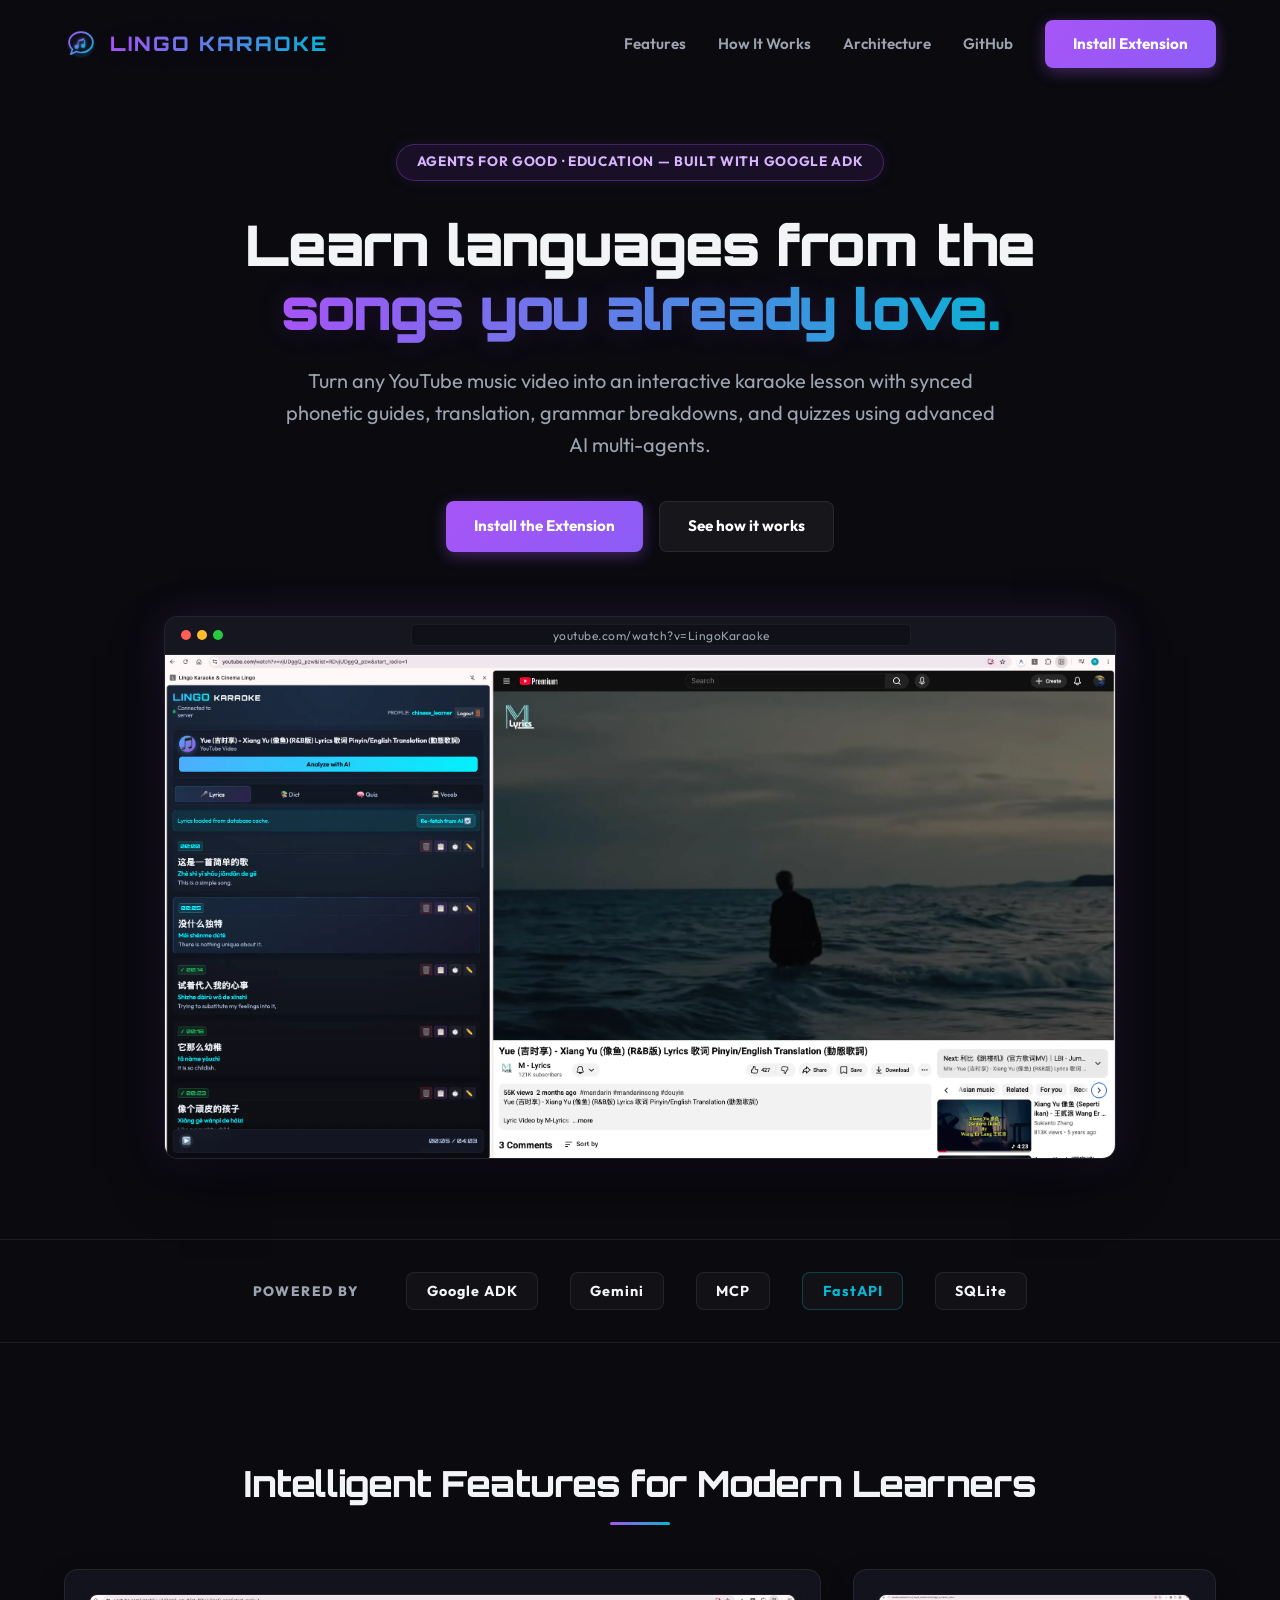
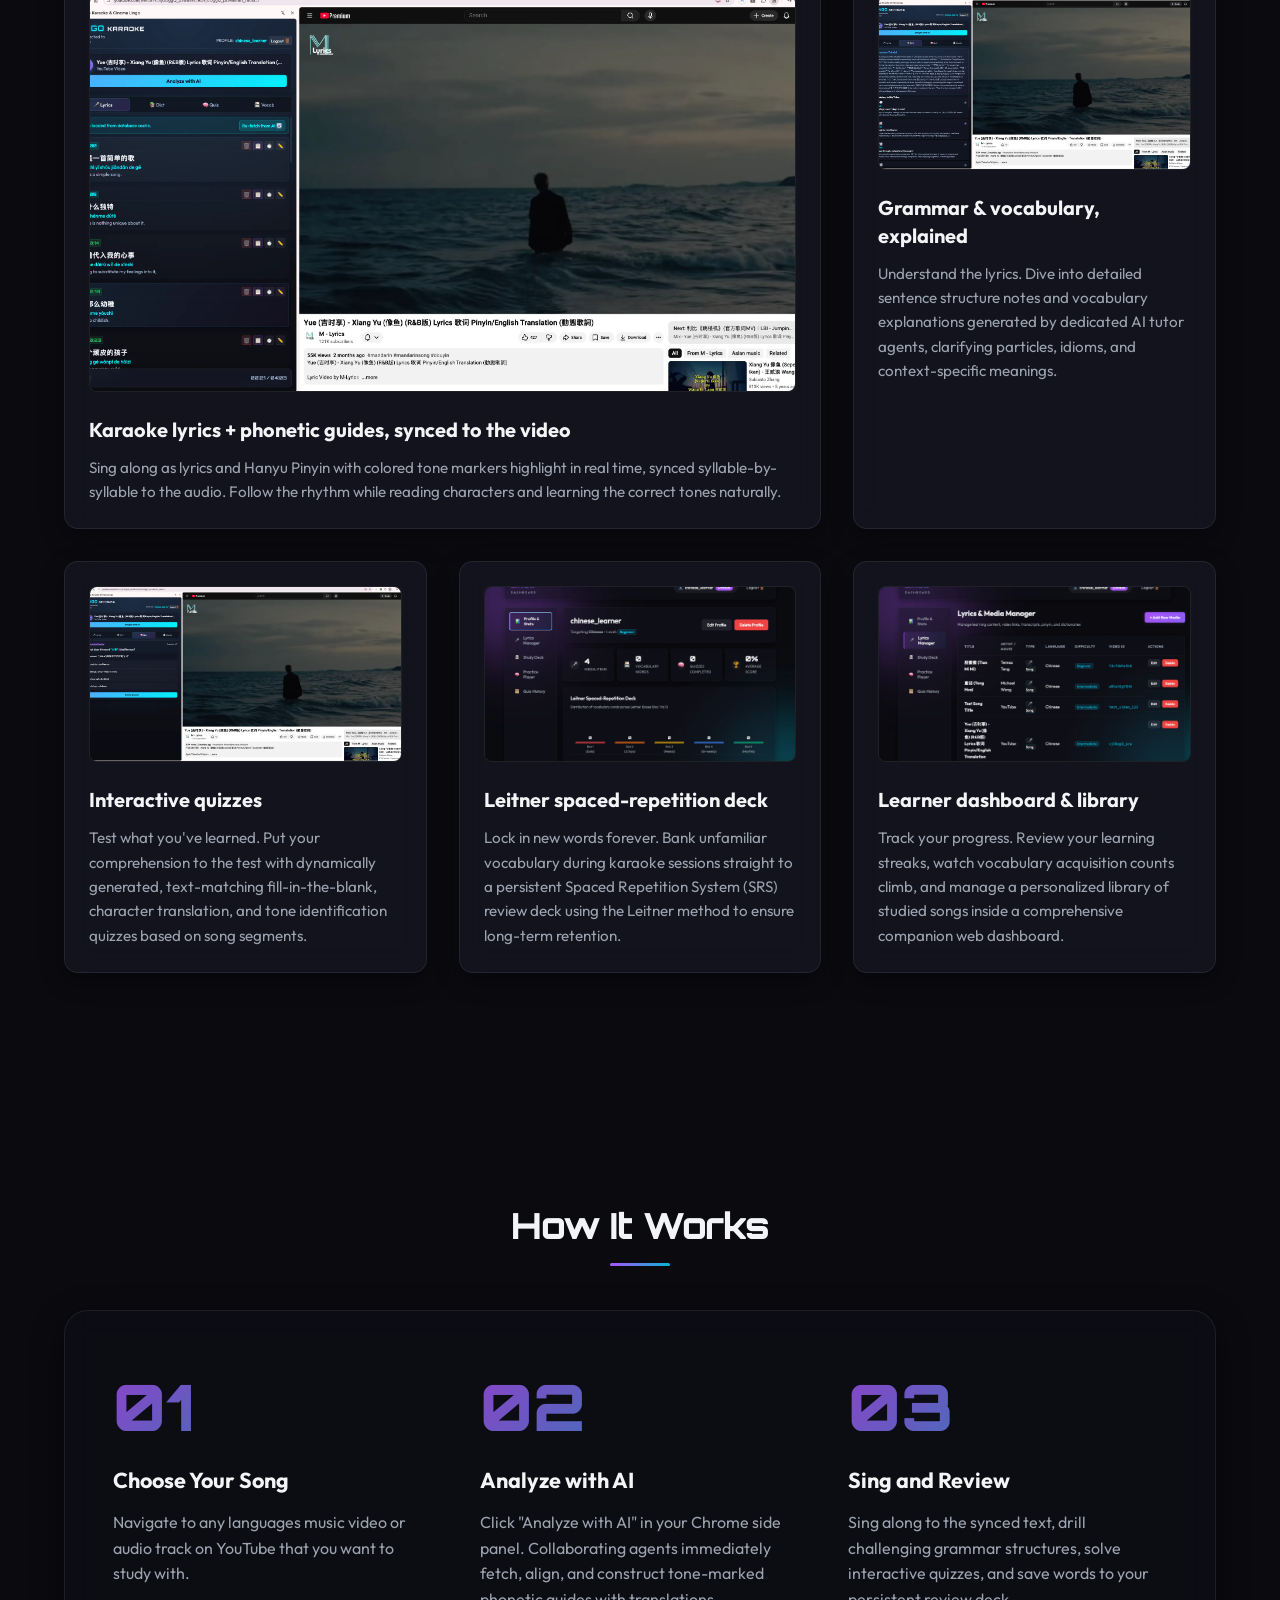
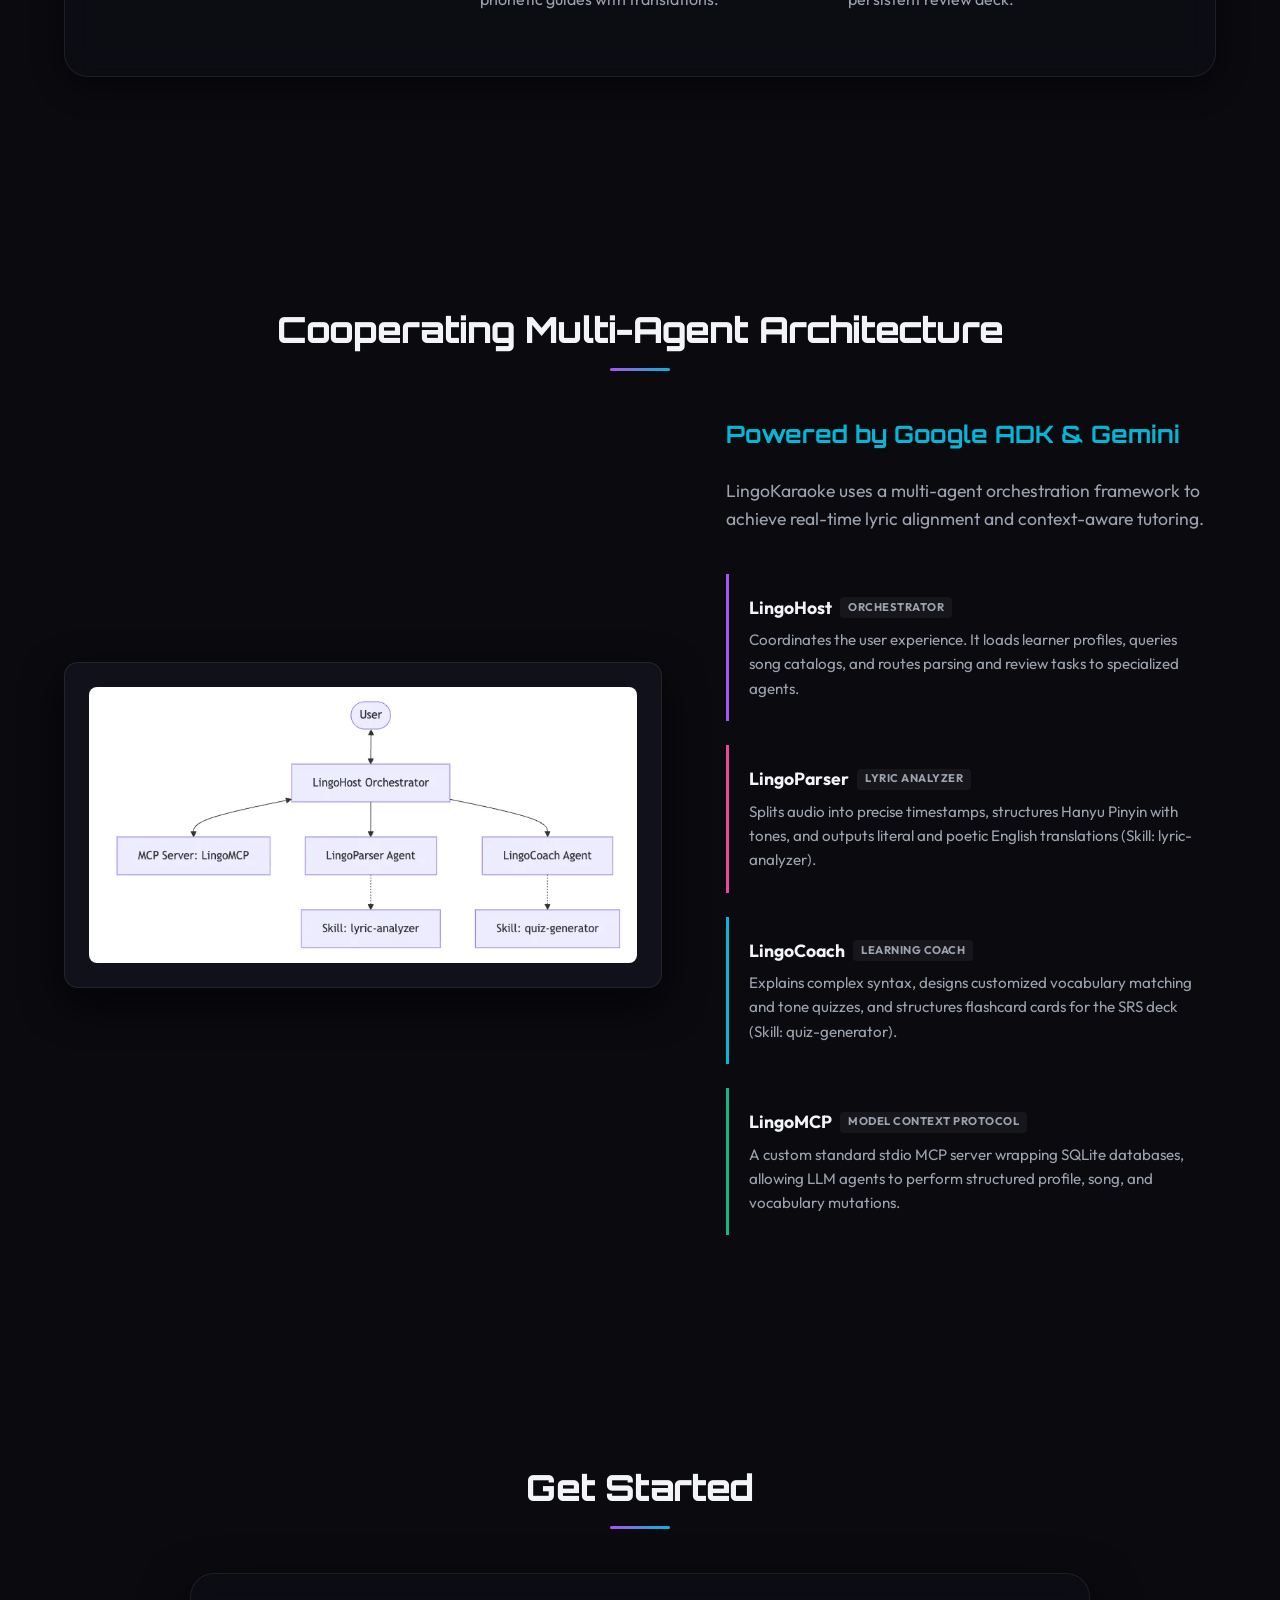
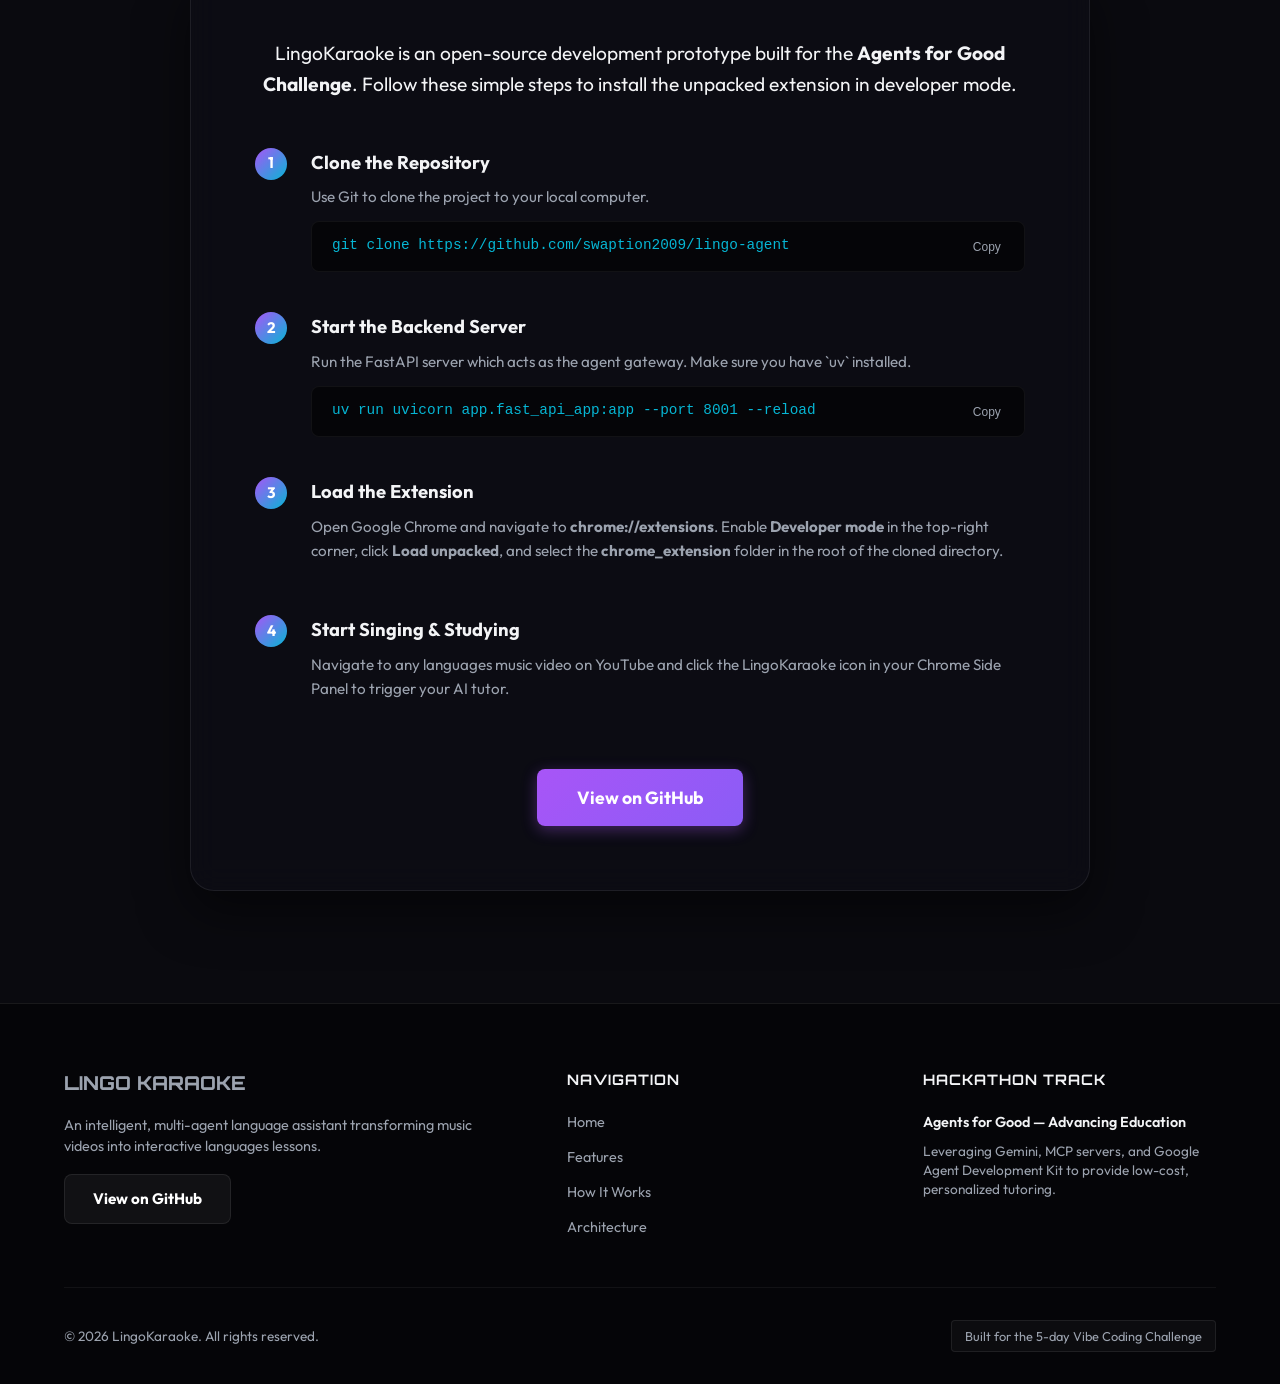
<file: landing/index.html>
<!DOCTYPE html>
<html lang="en">
<head>
  <meta charset="UTF-8">
  <meta name="viewport" content="width=device-width, initial-scale=1.0">
  <title>LingoKaraoke — Learn languages from YouTube Music Videos</title>
  
  <!-- SEO & Social Media Meta Tags -->
  <meta name="description" content="LingoKaraoke is an interactive, multi-agent languages language tutor built with Google ADK and Gemini. Turn any YouTube music video into synced karaoke lessons, grammar breakdowns, and quizzes.">
  <link rel="icon" type="image/svg+xml" href="assets/favicon.svg">
  
  <!-- Open Graph / Facebook -->
  <meta property="og:type" content="website">
  <meta property="og:title" content="LingoKaraoke — AI languages Tutor Chrome Extension">
  <meta property="og:description" content="Turn YouTube music videos into interactive languages karaoke lessons. Sync phonetic guides, get grammar explanations, and build vocabulary with Google ADK & Gemini.">
  <meta property="og:image" content="assets/screenshots/hero-extension.png">
  
  <!-- Twitter -->
  <meta name="twitter:card" content="summary_large_image">
  <meta name="twitter:title" content="LingoKaraoke — AI languages Tutor Chrome Extension">
  <meta name="twitter:description" content="Turn YouTube music videos into interactive languages karaoke lessons. Sync phonetic guides, get grammar explanations, and build vocabulary with Google ADK & Gemini.">
  <meta name="twitter:image" content="assets/screenshots/hero-extension.png">
  
  <!-- Google Fonts Link Connection -->
  <link rel="preconnect" href="https://fonts.googleapis.com">
  <link rel="preconnect" href="https://fonts.gstatic.com" crossorigin>
  <link href="https://fonts.googleapis.com/css2?family=Orbitron:wght@600;800;900&family=Outfit:wght@400;500;600;700;800&display=swap" rel="stylesheet">
  
  <!-- Local Stylesheet -->
  <link rel="stylesheet" href="css/style.css">
  
  <!-- Defer Local Script (No ES module, works on file://) -->
  <script src="js/main.js" defer></script>
</head>
<body>

  <!-- Glowing Neon Backdrop Blobs -->
  <div class="neon-bg-glow glow-top-left" aria-hidden="true"></div>
  <div class="neon-bg-glow glow-bottom-right" aria-hidden="true"></div>

  <!-- Sticky Top Navigation -->
  <header>
    <div class="container nav-container">
      <a href="#" class="nav-logo" aria-label="LingoKaraoke Home">
        <img src="assets/logo.svg" alt="LingoKaraoke Logo" width="34" height="34">
        <span class="logo-wordmark gradient-text">LINGO KARAOKE</span>
      </a>
      
      <button class="nav-toggle" aria-label="Toggle navigation menu" aria-expanded="false">
        <span class="hamburger-icon"></span>
      </button>

      <nav class="nav-menu">
        <ul class="nav-links">
          <li><a href="#features">Features</a></li>
          <li><a href="#how">How It Works</a></li>
          <li><a href="#architecture">Architecture</a></li>
          <li><a href="https://github.com/swaption2009/lingo-agent" target="_blank" rel="noopener">GitHub</a></li>
        </ul>
        <div class="nav-cta">
          <a href="#get-started" class="btn btn-primary">Install Extension</a>
        </div>
      </nav>
    </div>
  </header>

  <main>
    <!-- Hero Section -->
    <section class="hero-section">
      <div class="container hero-content reveal">
        <div class="eyebrow-badge">Agents for Good · Education — built with Google ADK</div>
        <h1>Learn languages from the <br><span class="gradient-text">songs you already love.</span></h1>
        <p>Turn any YouTube music video into an interactive karaoke lesson with synced phonetic guides, translation, grammar breakdowns, and quizzes using advanced AI multi-agents.</p>
        <div class="hero-actions">
          <a href="#get-started" class="btn btn-primary">Install the Extension</a>
          <a href="#how" class="btn btn-secondary">See how it works</a>
        </div>
      </div>
      
      <div class="container hero-visual reveal delay-1">
        <div class="browser-frame">
          <div class="browser-bar" aria-hidden="true">
            <div class="browser-dots">
              <span class="browser-dot red"></span>
              <span class="browser-dot yellow"></span>
              <span class="browser-dot green"></span>
            </div>
            <div class="browser-address">youtube.com/watch?v=LingoKaraoke</div>
          </div>
          <div class="browser-content">
            <picture>
              <source type="image/webp" srcset="assets/screenshots/hero-extension.webp">
              <img src="assets/screenshots/hero-extension.png" alt="LingoKaraoke Chrome Side Panel Extension rendering languages lyrics and synced phonetic guides beside a YouTube music video" width="2551" height="1353" fetchpriority="high" decoding="async">
            </picture>
          </div>
        </div>
      </div>
    </section>

    <!-- Trust Strip -->
    <div class="trust-strip">
      <div class="container trust-container">
        <span class="trust-title">Powered By</span>
        <div class="trust-badges">
          <span class="trust-badge">Google ADK</span>
          <span class="trust-badge">Gemini</span>
          <span class="trust-badge">MCP</span>
          <span class="trust-badge highlight">FastAPI</span>
          <span class="trust-badge">SQLite</span>
        </div>
      </div>
    </div>

    <!-- Features Section -->
    <section id="features">
      <div class="container">
        <h2>Intelligent Features for Modern Learners</h2>
        
        <div class="features-grid">
          <!-- Card 1 (Lyrics - Wide) -->
          <div class="glass-card feature-card wide reveal">
            <div class="feature-img-wrapper">
              <picture>
                <source type="image/webp" srcset="assets/screenshots/feature-lyrics.webp">
                <img src="assets/screenshots/feature-lyrics.png" alt="Karaoke lyrics segment displaying large characters and aligned phonetic guides with colored tone indicators" width="2551" height="1352" loading="lazy" decoding="async">
              </picture>
            </div>
            <h3>Karaoke lyrics + phonetic guides, synced to the video</h3>
            <p>Sing along as lyrics and Hanyu Pinyin with colored tone markers highlight in real time, synced syllable-by-syllable to the audio. Follow the rhythm while reading characters and learning the correct tones naturally.</p>
          </div>

          <!-- Card 2 (Grammar) -->
          <div class="glass-card feature-card reveal delay-1">
            <div class="feature-img-wrapper">
              <picture>
                <source type="image/webp" srcset="assets/screenshots/feature-grammar.webp">
                <img src="assets/screenshots/feature-grammar.png" alt="Grammar breakdown panel showing translations of grammatical particles and sentence structure explanations" width="2548" height="1358" loading="lazy" decoding="async">
              </picture>
            </div>
            <h3>Grammar & vocabulary, explained</h3>
            <p>Understand the lyrics. Dive into detailed sentence structure notes and vocabulary explanations generated by dedicated AI tutor agents, clarifying particles, idioms, and context-specific meanings.</p>
          </div>

          <!-- Card 3 (Quizzes) -->
          <div class="glass-card feature-card reveal">
            <div class="feature-img-wrapper">
              <picture>
                <source type="image/webp" srcset="assets/screenshots/feature-quiz.webp">
                <img src="assets/screenshots/feature-quiz.png" alt="Interactive quiz panel displaying multiple choice vocabulary questions and feedback on answers" width="2548" height="1358" loading="lazy" decoding="async">
              </picture>
            </div>
            <h3>Interactive quizzes</h3>
            <p>Test what you've learned. Put your comprehension to the test with dynamically generated, text-matching fill-in-the-blank, character translation, and tone identification quizzes based on song segments.</p>
          </div>

          <!-- Card 4 (SRS Deck) -->
          <div class="glass-card feature-card reveal delay-1">
            <div class="feature-img-wrapper">
              <picture>
                <source type="image/webp" srcset="assets/screenshots/feature-srs-deck.webp">
                <img src="assets/screenshots/feature-srs-deck.png" alt="Spaced repetition deck displaying vocabulary review cards and Leitner box progression" width="1532" height="1113" loading="lazy" decoding="async">
              </picture>
            </div>
            <h3>Leitner spaced-repetition deck</h3>
            <p>Lock in new words forever. Bank unfamiliar vocabulary during karaoke sessions straight to a persistent Spaced Repetition System (SRS) review deck using the Leitner method to ensure long-term retention.</p>
          </div>

          <!-- Card 5 (Dashboard) -->
          <div class="glass-card feature-card reveal delay-2">
            <div class="feature-img-wrapper">
              <picture>
                <source type="image/webp" srcset="assets/screenshots/feature-dashboard.webp">
                <img src="assets/screenshots/feature-dashboard.png" alt="Web companion dashboard showing weekly streaks, statistics, and saved song library" width="1532" height="1113" loading="lazy" decoding="async">
              </picture>
            </div>
            <h3>Learner dashboard & library</h3>
            <p>Track your progress. Review your learning streaks, watch vocabulary acquisition counts climb, and manage a personalized library of studied songs inside a comprehensive companion web dashboard.</p>
          </div>
        </div>
      </div>
    </section>

    <!-- How It Works Section -->
    <section id="how">
      <div class="container">
        <h2>How It Works</h2>
        
        <div class="how-container glass-panel reveal">
          <div class="how-grid">
            <div class="how-step">
              <span class="step-num">01</span>
              <h3>Choose Your Song</h3>
              <p>Navigate to any languages music video or audio track on YouTube that you want to study with.</p>
            </div>
            
            <div class="how-step">
              <span class="step-num">02</span>
              <h3>Analyze with AI</h3>
              <p>Click "Analyze with AI" in your Chrome side panel. Collaborating agents immediately fetch, align, and construct tone-marked phonetic guides with translations.</p>
            </div>
            
            <div class="how-step">
              <span class="step-num">03</span>
              <h3>Sing and Review</h3>
              <p>Sing along to the synced text, drill challenging grammar structures, solve interactive quizzes, and save words to your persistent review deck.</p>
            </div>
          </div>
        </div>
      </div>
    </section>

    <!-- Multi-Agent Architecture Section -->
    <section id="architecture">
      <div class="container">
        <h2>Cooperating Multi-Agent Architecture</h2>
        
        <div class="arch-grid">
          <div class="arch-visual reveal">
            <picture>
              <source type="image/webp" srcset="assets/screenshots/architecture-diagram.webp">
              <img src="assets/screenshots/architecture-diagram.png" alt="Architecture diagram showing flow from YouTube video to LingoHost orchestrator, routing to LingoParser and LingoCoach, backed by LingoMCP SQLite server" width="782" height="394" loading="lazy" decoding="async">
            </picture>
          </div>
          
          <div class="arch-content reveal delay-1">
            <h3>Powered by Google ADK & Gemini</h3>
            <p class="arch-intro">LingoKaraoke uses a multi-agent orchestration framework to achieve real-time lyric alignment and context-aware tutoring.</p>
            
            <div class="agent-cards">
              <div class="agent-item host">
                <h4>LingoHost <span class="agent-tag">Orchestrator</span></h4>
                <p>Coordinates the user experience. It loads learner profiles, queries song catalogs, and routes parsing and review tasks to specialized agents.</p>
              </div>
              
              <div class="agent-item parser">
                <h4>LingoParser <span class="agent-tag">Lyric Analyzer</span></h4>
                <p>Splits audio into precise timestamps, structures Hanyu Pinyin with tones, and outputs literal and poetic English translations (Skill: lyric-analyzer).</p>
              </div>
              
              <div class="agent-item coach">
                <h4>LingoCoach <span class="agent-tag">Learning Coach</span></h4>
                <p>Explains complex syntax, designs customized vocabulary matching and tone quizzes, and structures flashcard cards for the SRS deck (Skill: quiz-generator).</p>
              </div>

              <div class="agent-item mcp">
                <h4>LingoMCP <span class="agent-tag">Model Context Protocol</span></h4>
                <p>A custom standard stdio MCP server wrapping SQLite databases, allowing LLM agents to perform structured profile, song, and vocabulary mutations.</p>
              </div>
            </div>
          </div>
        </div>
      </div>
    </section>

    <!-- Get Started Section -->
    <section id="get-started">
      <div class="container">
        <h2>Get Started</h2>
        
        <div class="get-started-box glass-panel reveal">
          <p class="get-started-intro">LingoKaraoke is an open-source development prototype built for the <strong>Agents for Good Challenge</strong>. Follow these simple steps to install the unpacked extension in developer mode.</p>
          
          <div class="steps-list">
            <!-- Step 1 -->
            <div class="step-item">
              <div class="step-badge">1</div>
              <div class="step-details">
                <h3>Clone the Repository</h3>
                <p>Use Git to clone the project to your local computer.</p>
                <div class="code-block">
                  <code>git clone https://github.com/swaption2009/lingo-agent</code>
                  <button class="copy-btn" aria-label="Copy clone command">Copy</button>
                </div>
              </div>
            </div>
            
            <!-- Step 2 -->
            <div class="step-item">
              <div class="step-badge">2</div>
              <div class="step-details">
                <h3>Start the Backend Server</h3>
                <p>Run the FastAPI server which acts as the agent gateway. Make sure you have `uv` installed.</p>
                <div class="code-block">
                  <code>uv run uvicorn app.fast_api_app:app --port 8001 --reload</code>
                  <button class="copy-btn" aria-label="Copy run backend server command">Copy</button>
                </div>
              </div>
            </div>
            
            <!-- Step 3 -->
            <div class="step-item">
              <div class="step-badge">3</div>
              <div class="step-details">
                <h3>Load the Extension</h3>
                <p>Open Google Chrome and navigate to <strong>chrome://extensions</strong>. Enable <strong>Developer mode</strong> in the top-right corner, click <strong>Load unpacked</strong>, and select the <strong>chrome_extension</strong> folder in the root of the cloned directory.</p>
              </div>
            </div>
            
            <!-- Step 4 -->
            <div class="step-item">
              <div class="step-badge">4</div>
              <div class="step-details">
                <h3>Start Singing & Studying</h3>
                <p>Navigate to any languages music video on YouTube and click the LingoKaraoke icon in your Chrome Side Panel to trigger your AI tutor.</p>
              </div>
            </div>
          </div>
          
          <div class="get-started-cta">
            <a href="https://github.com/swaption2009/lingo-agent" class="btn btn-primary" target="_blank" rel="noopener">View on GitHub</a>
          </div>
        </div>
      </div>
    </section>
  </main>

  <!-- Footer -->
  <footer>
    <div class="container">
      <div class="footer-grid">
        <div class="footer-brand">
          <h4>LINGO KARAOKE</h4>
          <p>An intelligent, multi-agent language assistant transforming music videos into interactive languages lessons.</p>
          <a href="https://github.com/swaption2009/lingo-agent" target="_blank" rel="noopener" class="btn btn-secondary btn-sm" aria-label="View LingoKaraoke on GitHub">View on GitHub</a>
        </div>
        
        <div class="footer-links">
          <h5>Navigation</h5>
          <ul>
            <li><a href="#">Home</a></li>
            <li><a href="#features">Features</a></li>
            <li><a href="#how">How It Works</a></li>
            <li><a href="#architecture">Architecture</a></li>
          </ul>
        </div>
        
        <div class="footer-links">
          <h5>Hackathon Track</h5>
          <p style="margin-bottom: 0.5rem; font-weight: 600; color: var(--color-text);">Agents for Good — Advancing Education</p>
          <p style="font-size: 0.85rem; line-height: 1.4;">Leveraging Gemini, MCP servers, and Google Agent Development Kit to provide low-cost, personalized tutoring.</p>
        </div>
      </div>
      
      <div class="footer-bottom">
        <p>&copy; 2026 LingoKaraoke. All rights reserved.</p>
        <span class="footer-challenge-badge">Built for the 5-day Vibe Coding Challenge</span>
      </div>
    </div>
  </footer>

</body>
</html>
</file>
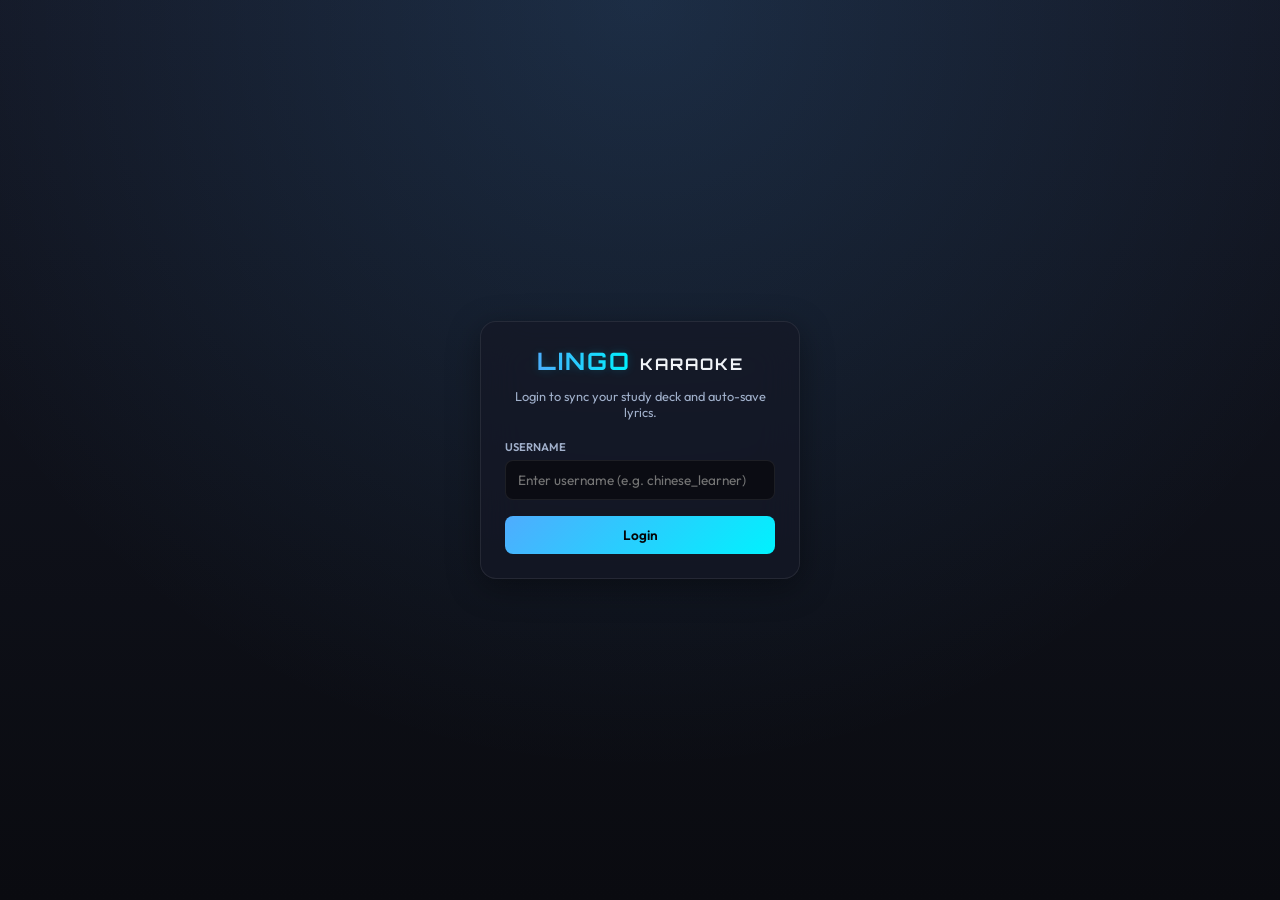
<file: chrome_extension/side_panel.html>
<!DOCTYPE html>
<html lang="en">
<head>
  <meta charset="UTF-8">
  <meta name="viewport" content="width=device-width, initial-scale=1.0">
  <title>Lingo Karaoke</title>
  <link rel="stylesheet" href="side_panel.css">
  <!-- Import Orbitron and Outfit fonts for premium developer/modern look -->
  <link href="https://fonts.googleapis.com/css2?family=Outfit:wght@300;400;500;600;700&family=Orbitron:wght@700&display=swap" rel="stylesheet">
  <script src="side_panel.js" defer></script>
</head>
<body>
  <div class="glass-container">
    <!-- Login View -->
    <div id="view-login" class="auth-container">
      <div class="auth-card">
        <div class="logo" style="text-align: center; margin-bottom: 12px; font-family: 'Orbitron', sans-serif; font-size: 1.5rem; letter-spacing: 2px;">
          <span class="logo-glow">LINGO</span> <span class="sub-logo">KARAOKE</span>
        </div>
        <p style="text-align: center; color: var(--text-secondary); font-size: 0.8rem; margin-bottom: 20px;">
          Login to sync your study deck and auto-save lyrics.
        </p>
        <form id="form-login">
          <div style="margin-bottom: 16px; text-align: left;">
            <label for="login-username" style="display: block; font-size: 0.7rem; color: var(--text-secondary); text-transform: uppercase; margin-bottom: 6px; font-weight: 600;">Username</label>
            <input type="text" id="login-username" placeholder="Enter username (e.g. chinese_learner)" style="width: 100%; padding: 10px 12px; background: rgba(10, 10, 15, 0.8); border: 1px solid var(--bg-glass-border); border-radius: 8px; color: #fff; font-family: inherit; font-size: 0.85rem; outline: none;" required>
            <div id="login-error" style="color: var(--error); font-size: 0.75rem; margin-top: 6px;" class="hidden"></div>
          </div>
          <button type="submit" class="btn btn-primary btn-glow" style="margin-top: 8px;">Login</button>
        </form>
      </div>
    </div>

    <!-- Main View (Hidden by default until logged in) -->
    <div id="view-main" class="hidden" style="display: flex; flex-direction: column; flex-grow: 1; overflow: hidden;">
      <!-- Header -->
      <header class="app-header">
        <div class="logo">
          <span class="logo-glow">LINGO</span> <span class="sub-logo">KARAOKE</span>
        </div>
        <div class="status-indicator">
          <span id="connection-status-dot" class="dot disconnected"></span>
          <span id="connection-status-text">Disconnected from server</span>
          <div style="margin-top: 6px; display: flex; align-items: center; justify-content: flex-end; gap: 6px; width: 100%;">
            <span style="font-size: 0.7rem; color: var(--text-secondary); text-transform: uppercase;">Profile:</span>
            <span style="font-size: 0.75rem; color: var(--accent-cyan); font-weight: 600;" id="ext-logged-in-user-label">chinese_learner</span>
            <button id="btn-ext-logout" style="background: rgba(255, 255, 255, 0.08); border: 1px solid var(--bg-glass-border); border-radius: 4px; color: var(--text-primary); font-size: 0.7rem; padding: 2px 6px; cursor: pointer; font-family: inherit; transition: var(--transition);">Logout 🚪</button>
            
            <!-- Kept for JS compatibility (hidden from view) -->
            <select id="ext-user-select" style="display: none;">
              <option value="2">chinese_learner</option>
            </select>
          </div>
        </div>
      </header>

      <!-- YouTube Detector Panel -->
      <section id="youtube-detector" class="detector-panel">
        <div id="youtube-loading" class="panel-state">
          <div class="spinner"></div>
          <p>Checking active YouTube tab...</p>
        </div>
        
        <div id="youtube-inactive" class="panel-state hidden">
          <div class="icon-warning">⚠️</div>
          <h3>No YouTube Video Detected</h3>
          <p>Please open a YouTube watch page (e.g., a Chinese karaoke song) to begin learning.</p>
          <button id="btn-refresh-detection" class="btn btn-secondary">Detect Active Tab</button>
        </div>
        
        <div id="youtube-active" class="panel-state hidden">
          <div class="video-info-card">
            <div class="music-icon">🎵</div>
            <div class="video-meta">
              <h4 id="detected-video-title">Teresa Teng - Tian Mi Mi</h4>
              <p id="detected-video-channel">YouTube Video</p>
            </div>
          </div>
          <button id="btn-analyze-video" class="btn btn-primary btn-glow">
            <span class="btn-text">Analyze with AI</span>
            <span class="btn-loading hidden"><span class="spinner-small"></span> Parsing...</span>
          </button>
        </div>
      </section>

      <!-- Main Navigation Tabs -->
      <nav class="app-nav">
        <button class="nav-tab active" data-tab="lyrics">🎤 Lyrics</button>
        <button class="nav-tab" data-tab="dictionary">📚 Dict</button>
        <button class="nav-tab" data-tab="quiz">🧠 Quiz</button>
        <button class="nav-tab" data-tab="vocab">📇 Vocab</button>
      </nav>

      <!-- Main Content Area -->
      <main class="app-content">
        <!-- Tab 1: Lyrics Reader -->
        <div id="tab-lyrics" class="tab-panel active">
          <div class="lyrics-container">
            <div id="lyrics-source-notice" class="source-notice hidden"></div>
            <div id="lyrics-placeholder" class="placeholder-state">
              <p>Analyze a Chinese video to load synchronized pinyin and translations.</p>
            </div>
            <div id="lyrics-list" class="lyrics-list hidden">
              <!-- Lyrics lines will be injected here -->
            </div>
          </div>
          <!-- Simple Player Controls -->
          <div id="player-controls" class="player-controls hidden">
            <button id="btn-play-pause" class="btn-ctrl">⏸️</button>
            <span id="player-time">00:00 / 00:00</span>
          </div>
        </div>

        <!-- Tab 2: Dictionary Breakdown -->
        <div id="tab-dictionary" class="tab-panel">
          <div class="dictionary-container">
            <div id="dictionary-placeholder" class="placeholder-state">
              <p>Vocabulary analysis will appear here after video is analyzed.</p>
            </div>
            <div id="dictionary-content" class="dictionary-content hidden">
              <div class="tutorial-card">
                <h3>Grammar Tutorial</h3>
                <p id="grammar-tutorial-text">No tutorial generated yet.</p>
              </div>
              <h3>Vocabulary in this Video</h3>
              <div id="vocab-cards-list" class="vocab-cards-list">
                <!-- Vocab cards injected here -->
              </div>
            </div>
          </div>
        </div>

        <!-- Tab 3: Interactive Practice / Quiz -->
        <div id="tab-quiz" class="tab-panel">
          <div class="quiz-container">
            <div id="quiz-placeholder" class="placeholder-state">
              <p>Analyze a video first to practice grammar and vocabulary.</p>
            </div>
            
            <div id="quiz-content" class="quiz-content hidden">
              <div class="quiz-card">
                <div class="quiz-header">
                  <span class="quiz-badge">Interactive Practice</span>
                  <span id="quiz-question-number">Question 1/3</span>
                </div>
                <h3 id="quiz-prompt">Translate the following word:</h3>
                <div id="quiz-question-context" class="quiz-context-sentence">
                  <!-- E.g., "Para bailar la bamba" -->
                </div>
                
                <!-- Quiz options/input -->
                <div id="quiz-body">
                  <!-- Injected choice buttons or input field -->
                </div>

                <div id="quiz-feedback" class="quiz-feedback-box hidden">
                  <!-- Correct/incorrect feedback -->
                </div>
                
                <div class="quiz-actions">
                  <button id="btn-submit-answer" class="btn btn-primary">Check Answer</button>
                  <button id="btn-next-question" class="btn btn-secondary hidden">Next Question</button>
                </div>
              </div>
            </div>
          </div>
        </div>

        <!-- Tab 4: Vocabulary Flashcard Deck -->
        <div id="tab-vocab" class="tab-panel">
          <div class="vocab-container">
            <div class="vocab-header">
              <h3>My Study Deck</h3>
              <button id="btn-clear-vocab" class="btn-clear-all">Reset Deck</button>
            </div>
            <div id="vocab-placeholder" class="placeholder-state">
              <p>Your vocabulary flashcard deck is empty. Hover and star words in the lyrics or pass quizzes to add them!</p>
            </div>
            <div id="vocab-list" class="vocab-list hidden">
              <!-- Flashcards injected here -->
            </div>
          </div>
        </div>
      </main>
    </div>
  </div>
</body>
</html>
</file>
<file: landing/css/style.css>
/* ==========================================================================
   Design Tokens & CSS Variables
   ========================================================================== */
:root {
  --font-primary: 'Outfit', -apple-system, BlinkMacSystemFont, "Segoe UI", Roboto, sans-serif;
  --font-display: 'Orbitron', monospace;

  /* Harmonious Cyber/Neon Palette */
  --bg-base: #0a0a0f;
  --bg-surface: rgba(20, 20, 30, 0.55);
  --bg-card: rgba(25, 25, 40, 0.6);
  
  --color-primary: #a855f7; /* Vibrant Purple */
  --color-primary-glow: rgba(168, 85, 247, 0.35);
  --color-secondary: #06b6d4; /* Electric Cyan */
  --color-secondary-glow: rgba(6, 182, 212, 0.30);
  
  --color-success: #10b981; /* Emerald */
  --color-danger: #ef4444; /* Rose */
  --color-text: #f3f4f6; /* Off-white */
  --color-text-muted: #9ca3af; /* Gray */
  --color-border: rgba(255, 255, 255, 0.08);

  --radius-sm: 8px;
  --radius-md: 14px;
  --radius-lg: 24px;
  --blur-amount: 14px;
  
  --transition-smooth: all 0.3s cubic-bezier(0.4, 0, 0.2, 1);
  --transition-slow: all 0.6s cubic-bezier(0.4, 0, 0.2, 1);
}

/* ==========================================================================
   Reset and Base Styles
   ========================================================================== */
* {
  box-sizing: border-box;
  margin: 0;
  padding: 0;
}

@media (prefers-reduced-motion: no-preference) {
  html {
    scroll-behavior: smooth;
  }
}

html, body {
  background-color: var(--bg-base);
  color: var(--color-text);
  font-family: var(--font-primary);
  line-height: 1.6;
  min-height: 100vh;
  overflow-x: hidden;
  max-width: 100%;
  position: relative;
}

/* Custom Scrollbars */
::-webkit-scrollbar {
  width: 10px;
  height: 10px;
}
::-webkit-scrollbar-track {
  background: var(--bg-base);
}
::-webkit-scrollbar-thumb {
  background: rgba(255, 255, 255, 0.1);
  border-radius: var(--radius-sm);
  border: 2px solid var(--bg-base);
}
::-webkit-scrollbar-thumb:hover {
  background: var(--color-primary);
}

/* ==========================================================================
   Focus & Accessibility Styles
   ========================================================================== */
a:focus-visible,
button:focus-visible,
summary:focus-visible {
  outline: 2px solid var(--color-secondary);
  outline-offset: 4px;
  border-radius: var(--radius-sm);
}

/* ==========================================================================
   Glowing Ambient Backdrop
   ========================================================================== */
.neon-bg-glow {
  position: fixed;
  width: 45vw;
  height: 45vw;
  border-radius: 50%;
  filter: blur(150px);
  z-index: -2;
  opacity: 0.15;
  pointer-events: none;
}
.glow-top-left {
  top: -10vw;
  left: -10vw;
  background-color: var(--color-primary);
}
.glow-bottom-right {
  bottom: -15vw;
  right: -15vw;
  background-color: var(--color-secondary);
}

/* ==========================================================================
   Layout Containers
   ========================================================================== */
.container {
  width: 100%;
  max-width: 1200px;
  margin-left: auto;
  margin-right: auto;
  padding-left: 1.5rem;
  padding-right: 1.5rem;
}

/* ==========================================================================
   Typography & Gradients
   ========================================================================== */
.gradient-text {
  background: linear-gradient(90deg, var(--color-primary), var(--color-secondary));
  -webkit-background-clip: text;
  -webkit-text-fill-color: transparent;
  text-shadow: 0 0 30px rgba(168, 85, 247, 0.15);
}

h2 {
  font-family: var(--font-display);
  font-size: 2.25rem;
  font-weight: 800;
  text-align: center;
  margin-bottom: 3.5rem;
  letter-spacing: -0.025em;
  position: relative;
}

h2::after {
  content: '';
  position: absolute;
  bottom: -12px;
  left: 50%;
  transform: translateX(-50%);
  width: 60px;
  height: 3px;
  background: linear-gradient(90deg, var(--color-primary), var(--color-secondary));
  border-radius: 2px;
}

/* ==========================================================================
   Glassmorphism Components
   ========================================================================== */
.glass-panel {
  background: var(--bg-surface);
  backdrop-filter: blur(var(--blur-amount));
  -webkit-backdrop-filter: blur(var(--blur-amount));
  border: 1px solid var(--color-border);
  border-radius: var(--radius-md);
  box-shadow: 0 8px 32px 0 rgba(0, 0, 0, 0.4);
}

.glass-card {
  background: var(--bg-card);
  backdrop-filter: blur(var(--blur-amount));
  -webkit-backdrop-filter: blur(var(--blur-amount));
  border: 1px solid var(--color-border);
  border-radius: var(--radius-md);
  box-shadow: 0 8px 24px 0 rgba(0, 0, 0, 0.3);
  transition: var(--transition-smooth);
}

.glass-card:hover {
  transform: translateY(-5px);
  border-color: rgba(255, 255, 255, 0.15);
  box-shadow: 0 12px 30px 0 rgba(168, 85, 247, 0.15);
}

/* ==========================================================================
   Buttons
   ========================================================================== */
.btn {
  display: inline-flex;
  align-items: center;
  justify-content: center;
  gap: 0.5rem;
  font-family: var(--font-primary);
  font-weight: 700;
  font-size: 0.95rem;
  padding: 0.75rem 1.75rem;
  border-radius: var(--radius-sm);
  cursor: pointer;
  text-decoration: none;
  transition: var(--transition-smooth);
}

.btn-primary {
  background: linear-gradient(135deg, var(--color-primary), #8b5cf6);
  color: #fff;
  border: none;
  box-shadow: 0 4px 15px var(--color-primary-glow);
}

.btn-primary:hover {
  transform: translateY(-2px);
  box-shadow: 0 6px 20px rgba(168, 85, 247, 0.5);
  filter: brightness(1.1);
}

.btn-primary:active {
  transform: translateY(0);
}

.btn-secondary {
  background: rgba(255, 255, 255, 0.05);
  color: #fff;
  border: 1px solid var(--color-border);
}

.btn-secondary:hover {
  background: rgba(255, 255, 255, 0.1);
  border-color: rgba(255, 255, 255, 0.2);
  transform: translateY(-2px);
}

.btn-secondary:active {
  transform: translateY(0);
}

/* ==========================================================================
   Header Navigation
   ========================================================================== */
header {
  position: fixed;
  top: 0;
  left: 0;
  width: 100%;
  z-index: 100;
  background: transparent;
  border-bottom: 1px solid transparent;
  transition: var(--transition-smooth);
}

header.scrolled {
  background: rgba(10, 10, 15, 0.8);
  backdrop-filter: blur(var(--blur-amount));
  -webkit-backdrop-filter: blur(var(--blur-amount));
  border-bottom: 1px solid var(--color-border);
}

.nav-container {
  display: flex;
  justify-content: space-between;
  align-items: center;
  padding: 1.25rem 1.5rem;
}

.nav-logo {
  display: flex;
  align-items: center;
  gap: 0.75rem;
  text-decoration: none;
}

.nav-logo img {
  width: 34px;
  height: 34px;
}

.logo-wordmark {
  font-family: var(--font-display);
  font-weight: 800;
  font-size: 1.25rem;
  letter-spacing: 2px;
}

.nav-menu {
  display: flex;
  align-items: center;
  gap: 2rem;
}

.nav-links {
  display: flex;
  align-items: center;
  list-style: none;
  gap: 2rem;
}

.nav-links a {
  text-decoration: none;
  color: var(--color-text-muted);
  font-weight: 600;
  font-size: 0.95rem;
  transition: var(--transition-smooth);
}

.nav-links a:hover {
  color: var(--color-secondary);
}

.nav-cta {
  display: flex;
  align-items: center;
}

/* Mobile Toggle Hamburger */
.nav-toggle {
  display: none;
  background: none;
  border: none;
  cursor: pointer;
  padding: 0.5rem;
  z-index: 110;
}

.hamburger-icon {
  display: block;
  position: relative;
  width: 24px;
  height: 2px;
  background: var(--color-text);
  transition: var(--transition-smooth);
}

.hamburger-icon::before,
.hamburger-icon::after {
  content: '';
  position: absolute;
  width: 24px;
  height: 2px;
  background: var(--color-text);
  transition: var(--transition-smooth);
}

.hamburger-icon::before {
  top: -8px;
}

.hamburger-icon::after {
  bottom: -8px;
}

.nav-toggle.active .hamburger-icon {
  background: transparent;
}

.nav-toggle.active .hamburger-icon::before {
  transform: rotate(45deg);
  top: 0;
}

.nav-toggle.active .hamburger-icon::after {
  transform: rotate(-45deg);
  bottom: 0;
}

/* ==========================================================================
   Hero Section
   ========================================================================== */
.hero-section {
  padding-top: 9rem;
  padding-bottom: 5rem;
  position: relative;
}

.hero-content {
  text-align: center;
  max-width: 900px;
  margin: 0 auto 4rem auto;
}

.eyebrow-badge {
  display: inline-flex;
  align-items: center;
  padding: 0.4rem 1.2rem;
  background: rgba(168, 85, 247, 0.1);
  border: 1px solid rgba(168, 85, 247, 0.3);
  border-radius: 50px;
  font-size: 0.85rem;
  font-weight: 700;
  color: #d8b4fe;
  margin-bottom: 2rem;
  letter-spacing: 0.05em;
  text-transform: uppercase;
  box-shadow: 0 0 15px rgba(168, 85, 247, 0.1);
}

.hero-content h1 {
  font-family: var(--font-display);
  font-size: 3.5rem;
  font-weight: 900;
  line-height: 1.15;
  letter-spacing: -0.02em;
  margin-bottom: 1.5rem;
}

.hero-content p {
  font-size: 1.25rem;
  color: var(--color-text-muted);
  max-width: 720px;
  margin: 0 auto 2.5rem auto;
}

.hero-actions {
  display: flex;
  justify-content: center;
  gap: 1rem;
}

/* Hero Browser Frame */
.hero-visual {
  max-width: 1000px;
  margin: 0 auto;
}

.browser-frame {
  position: relative;
  background: #11111b;
  border: 1px solid var(--color-border);
  border-radius: var(--radius-md);
  overflow: hidden;
  box-shadow: 0 25px 60px -15px rgba(0, 0, 0, 0.7),
              0 0 40px rgba(168, 85, 247, 0.15);
}

.browser-bar {
  height: 38px;
  background: rgba(25, 25, 35, 0.7);
  display: flex;
  align-items: center;
  padding: 0 1rem;
  border-bottom: 1px solid var(--color-border);
}

.browser-dots {
  display: flex;
  gap: 6px;
}

.browser-dot {
  width: 10px;
  height: 10px;
  border-radius: 50%;
}
.browser-dot.red { background-color: #ff5f56; }
.browser-dot.yellow { background-color: #ffbd2e; }
.browser-dot.green { background-color: #27c93f; }

.browser-address {
  flex: 1;
  max-width: 500px;
  height: 22px;
  background: rgba(0, 0, 0, 0.25);
  margin: 0 auto;
  border-radius: 4px;
  border: 1px solid rgba(255, 255, 255, 0.05);
  font-size: 0.75rem;
  color: var(--color-text-muted);
  display: flex;
  align-items: center;
  justify-content: center;
  letter-spacing: 0.5px;
}

picture {
  display: contents;
}

.browser-content img {
  display: block;
  width: 100%;
  height: auto;
}

/* ==========================================================================
   Trust Strip
   ========================================================================== */
.trust-strip {
  padding: 2rem 0;
  border-top: 1px solid var(--color-border);
  border-bottom: 1px solid var(--color-border);
  background: rgba(10, 10, 15, 0.4);
}

.trust-container {
  display: flex;
  justify-content: center;
  align-items: center;
  flex-wrap: wrap;
  gap: 1.5rem 3rem;
}

.trust-title {
  color: var(--color-text-muted);
  font-size: 0.85rem;
  font-weight: 800;
  text-transform: uppercase;
  letter-spacing: 0.1em;
}

.trust-badges {
  display: flex;
  align-items: center;
  flex-wrap: wrap;
  gap: 1rem 2rem;
}

.trust-badge {
  background: rgba(255, 255, 255, 0.03);
  border: 1px solid var(--color-border);
  padding: 0.4rem 1.2rem;
  border-radius: var(--radius-sm);
  font-size: 0.9rem;
  font-weight: 700;
  color: var(--color-text);
  letter-spacing: 1px;
}

.trust-badge.highlight {
  border-color: rgba(6, 182, 212, 0.3);
  color: var(--color-secondary);
}

/* ==========================================================================
   Section Commons
   ========================================================================== */
section {
  padding: 7rem 0;
}

/* ==========================================================================
   Features Section
   ========================================================================== */
.features-grid {
  display: grid;
  grid-template-columns: repeat(3, 1fr);
  gap: 2rem;
}

.feature-card {
  padding: 1.5rem;
  display: flex;
  flex-direction: column;
}

.feature-img-wrapper {
  background: rgba(10, 10, 15, 0.5);
  border-radius: var(--radius-sm);
  overflow: hidden;
  margin-bottom: 1.5rem;
  border: 1px solid var(--color-border);
  position: relative;
  aspect-ratio: 16/9;
}

.feature-img-wrapper img {
  width: 100%;
  height: 100%;
  object-fit: cover;
  transition: var(--transition-slow);
}

.feature-card:hover .feature-img-wrapper img {
  transform: scale(1.03);
}

.feature-card h3 {
  font-size: 1.25rem;
  font-weight: 700;
  margin-bottom: 0.75rem;
  line-height: 1.4;
}

.feature-card p {
  color: var(--color-text-muted);
  font-size: 0.95rem;
  line-height: 1.6;
}

/* Double width feature cards spanning 2 cols */
.feature-card.wide {
  grid-column: span 2;
}

/* ==========================================================================
   How It Works Section
   ========================================================================== */
.how-container {
  background: rgba(15, 15, 25, 0.4);
  border-radius: var(--radius-lg);
  border: 1px solid var(--color-border);
  padding: 4rem 3rem;
  position: relative;
  overflow: hidden;
}

.how-grid {
  display: grid;
  grid-template-columns: repeat(3, 1fr);
  gap: 3rem;
}

.how-step {
  position: relative;
}

.step-num {
  font-family: var(--font-display);
  font-size: 4rem;
  font-weight: 900;
  line-height: 1;
  background: linear-gradient(135deg, var(--color-primary), var(--color-secondary));
  -webkit-background-clip: text;
  -webkit-text-fill-color: transparent;
  opacity: 0.8;
  margin-bottom: 1.5rem;
  display: block;
}

.how-step h3 {
  font-size: 1.35rem;
  font-weight: 700;
  margin-bottom: 0.75rem;
}

.how-step p {
  color: var(--color-text-muted);
  font-size: 1rem;
}

/* ==========================================================================
   Architecture Section
   ========================================================================== */
.arch-grid {
  display: grid;
  grid-template-columns: 1.1fr 0.9fr;
  gap: 4rem;
  align-items: center;
}

.arch-visual {
  background: #11111b;
  border-radius: var(--radius-md);
  border: 1px solid var(--color-border);
  padding: 1.5rem;
  box-shadow: 0 15px 40px rgba(0, 0, 0, 0.6);
}

.arch-visual img {
  width: 100%;
  height: auto;
  border-radius: var(--radius-sm);
  display: block;
}

.arch-content h3 {
  font-family: var(--font-display);
  font-size: 1.5rem;
  font-weight: 700;
  margin-bottom: 1.5rem;
  color: var(--color-secondary);
}

.arch-intro {
  font-size: 1.1rem;
  color: var(--color-text-muted);
  margin-bottom: 2.5rem;
}

.agent-cards {
  display: flex;
  flex-direction: column;
  gap: 1.5rem;
}

.agent-item {
  padding: 1.25rem;
  border-left: 3px solid var(--color-primary);
}

.agent-item.host {
  border-left-color: var(--color-primary);
}

.agent-item.parser {
  border-left-color: #ec4899;
}

.agent-item.coach {
  border-left-color: var(--color-secondary);
}

.agent-item.mcp {
  border-left-color: var(--color-success);
}

.agent-item h4 {
  font-size: 1.1rem;
  font-weight: 700;
  margin-bottom: 0.4rem;
  display: flex;
  align-items: center;
  gap: 0.5rem;
}

.agent-tag {
  font-size: 0.7rem;
  text-transform: uppercase;
  padding: 0.1rem 0.5rem;
  background: rgba(255, 255, 255, 0.05);
  border-radius: 4px;
  color: var(--color-text-muted);
  letter-spacing: 0.5px;
}

.agent-item p {
  color: var(--color-text-muted);
  font-size: 0.95rem;
}

/* ==========================================================================
   Get Started Section
   ========================================================================== */
.get-started-box {
  background: rgba(15, 15, 25, 0.5);
  backdrop-filter: blur(var(--blur-amount));
  -webkit-backdrop-filter: blur(var(--blur-amount));
  border: 1px solid var(--color-border);
  border-radius: var(--radius-lg);
  padding: 4rem;
  max-width: 900px;
  margin: 0 auto;
  box-shadow: 0 20px 50px rgba(0, 0, 0, 0.5);
}

.get-started-intro {
  text-align: center;
  font-size: 1.2rem;
  margin-bottom: 3rem;
  color: var(--color-text);
}

.steps-list {
  display: flex;
  flex-direction: column;
  gap: 2.5rem;
  margin-bottom: 3.5rem;
}

.step-item {
  display: flex;
  gap: 1.5rem;
}

.step-badge {
  flex-shrink: 0;
  width: 32px;
  height: 32px;
  border-radius: 50%;
  background: linear-gradient(135deg, var(--color-primary), var(--color-secondary));
  color: #fff;
  font-weight: 700;
  display: flex;
  align-items: center;
  justify-content: center;
  font-size: 0.95rem;
}

.step-details {
  flex: 1;
}

.step-details h3 {
  font-size: 1.15rem;
  font-weight: 700;
  margin-bottom: 0.5rem;
}

.step-details p {
  color: var(--color-text-muted);
  font-size: 0.95rem;
  margin-bottom: 0.75rem;
}

/* Code Block / Shell styles */
.code-block {
  background: #050508;
  border: 1px solid rgba(255, 255, 255, 0.05);
  border-radius: var(--radius-sm);
  padding: 0.75rem 1.25rem;
  font-family: monospace;
  font-size: 0.9rem;
  color: var(--color-secondary);
  display: flex;
  justify-content: space-between;
  align-items: center;
  max-width: 100%;
  overflow: hidden;
}

.code-block code {
  flex: 1;
  overflow-x: auto;
  white-space: nowrap;
  min-width: 0;
  margin-right: 1.5rem;
  padding-bottom: 2px; /* standard track clearance */
}

.code-block code::-webkit-scrollbar {
  height: 4px;
}

.code-block code::-webkit-scrollbar-thumb {
  background: rgba(255, 255, 255, 0.15);
  border-radius: 2px;
}

.copy-btn {
  background: none;
  border: none;
  color: var(--color-text-muted);
  cursor: pointer;
  padding: 0.2rem;
  font-size: 0.75rem;
  transition: var(--transition-smooth);
}

.copy-btn:hover {
  color: var(--color-text);
}

.get-started-cta {
  text-align: center;
}

.get-started-cta .btn {
  font-size: 1.1rem;
  padding: 0.9rem 2.5rem;
}

/* ==========================================================================
   Footer
   ========================================================================== */
footer {
  background: #050508;
  border-top: 1px solid var(--color-border);
  padding: 4rem 0 2rem 0;
  color: var(--color-text-muted);
  font-size: 0.9rem;
}

.footer-grid {
  display: grid;
  grid-template-columns: 1.5fr 1fr 1fr;
  gap: 4rem;
  margin-bottom: 3rem;
}

.footer-brand h4 {
  font-family: var(--font-display);
  font-weight: 800;
  font-size: 1.2rem;
  margin-bottom: 1rem;
}

.footer-brand p {
  margin-bottom: 1rem;
  line-height: 1.5;
}

.footer-links h5 {
  font-family: var(--font-display);
  font-size: 0.9rem;
  font-weight: 700;
  text-transform: uppercase;
  margin-bottom: 1.25rem;
  letter-spacing: 1px;
  color: var(--color-text);
}

.footer-links ul {
  list-style: none;
  display: flex;
  flex-direction: column;
  gap: 0.75rem;
}

.footer-links a {
  text-decoration: none;
  color: var(--color-text-muted);
  transition: var(--transition-smooth);
}

.footer-links a:hover {
  color: var(--color-secondary);
}

.footer-bottom {
  display: flex;
  justify-content: space-between;
  align-items: center;
  border-top: 1px solid rgba(255, 255, 255, 0.05);
  padding-top: 2rem;
  flex-wrap: wrap;
  gap: 1.5rem;
}

.footer-bottom p {
  font-size: 0.85rem;
}

.footer-challenge-badge {
  display: inline-block;
  padding: 0.3rem 0.8rem;
  background: rgba(255, 255, 255, 0.03);
  border: 1px solid var(--color-border);
  border-radius: 4px;
  font-size: 0.8rem;
}

/* ==========================================================================
   Scroll-Reveal Animations
   ========================================================================== */
.reveal {
  opacity: 0;
  transform: translateY(30px);
  transition: opacity 0.8s ease, transform 0.8s cubic-bezier(0.16, 1, 0.3, 1);
  will-change: transform, opacity;
}

.reveal.is-visible {
  opacity: 1;
  transform: translateY(0);
  will-change: auto;
}

/* Delay modifiers for stagger effect */
.delay-1 { transition-delay: 0.1s; }
.delay-2 { transition-delay: 0.2s; }

/* ==========================================================================
   Responsive Media Queries
   ========================================================================== */

/* Tablet viewports (< 1024px) */
@media (max-width: 1023px) {
  h2 {
    font-size: 2rem;
  }

  .features-grid {
    grid-template-columns: repeat(2, 1fr);
  }
  
  .feature-card.wide {
    grid-column: span 2;
  }

  .how-grid {
    grid-template-columns: 1fr;
    gap: 2.5rem;
  }

  .arch-grid {
    grid-template-columns: 1fr;
    gap: 3rem;
  }
}

/* Mobile viewports (< 768px) */
@media (max-width: 767px) {
  header {
    background: rgba(10, 10, 15, 0.95);
    backdrop-filter: blur(var(--blur-amount));
    -webkit-backdrop-filter: blur(var(--blur-amount));
    border-bottom: 1px solid var(--color-border);
  }

  .nav-container {
    padding: 1rem 1.5rem;
  }

  .nav-toggle {
    display: block;
  }

  .nav-menu {
    position: absolute;
    top: 100%;
    left: 0;
    width: 100%;
    background: rgba(10, 10, 15, 0.98);
    border-bottom: 1px solid var(--color-border);
    flex-direction: column;
    padding: 2.5rem 1.5rem;
    gap: 2.5rem;
    align-items: stretch;
    display: none; /* Controlled by JS toggle class active */
  }

  .nav-links {
    flex-direction: column;
    gap: 1.5rem;
  }

  .nav-links a {
    font-size: 1.15rem;
  }

  .nav-cta {
    justify-content: center;
  }

  .nav-menu.active {
    display: flex;
  }

  .hero-section {
    padding-top: 7rem;
    padding-bottom: 4rem;
  }

  .hero-content h1 {
    font-size: 2.25rem;
  }

  .hero-content p {
    font-size: 1.05rem;
    margin-bottom: 2rem;
  }

  .hero-actions {
    flex-direction: column;
    align-items: stretch;
    gap: 0.75rem;
  }

  .features-grid {
    grid-template-columns: 1fr;
  }

  .feature-card.wide {
    grid-column: span 1;
  }

  .how-container {
    padding: 3rem 1.5rem;
  }

  .get-started-box {
    padding: 2.5rem 1.5rem;
  }

  .footer-grid {
    grid-template-columns: 1fr;
    gap: 2.5rem;
  }
}

/* Extra small devices (iPhone SE width etc. down to 320px) */
@media (max-width: 375px) {
  .hero-content h1 {
    font-size: 2rem;
  }
  
  .eyebrow-badge {
    font-size: 0.75rem;
    padding: 0.3rem 0.8rem;
  }
}

/* ==========================================================================
   Prefers Reduced Motion Respect Override
   ========================================================================== */
@media (prefers-reduced-motion: reduce) {
  html {
    scroll-behavior: auto !important;
  }

  .reveal {
    opacity: 1 !important;
    transform: none !important;
    transition: none !important;
  }
  
  .feature-card:hover {
    transform: none !important;
  }
  
  .btn-primary:hover,
  .btn-secondary:hover {
    transform: none !important;
  }
}
</file>
<file: chrome_extension/side_panel.css>
/* Custom variables for premium glassmorphism styling */
:root {
  --bg-primary: #0a0b10;
  --bg-surface: rgba(20, 24, 38, 0.7);
  --bg-glass-border: rgba(255, 255, 255, 0.08);
  --accent-cyan: #00f2fe;
  --accent-purple: #9b51e0;
  --accent-blue: #4facfe;
  --text-primary: #f0f3f8;
  --text-secondary: #a1b0cb;
  --text-muted: #627293;
  --success: #27ae60;
  --error: #eb5757;
  --card-shadow: 0 8px 32px 0 rgba(0, 0, 0, 0.37);
  --transition: all 0.3s cubic-bezier(0.25, 0.8, 0.25, 1);
}

* {
  box-sizing: border-box;
  margin: 0;
  padding: 0;
}

body {
  font-family: 'Outfit', -apple-system, BlinkMacSystemFont, "Segoe UI", Roboto, sans-serif;
  background-color: var(--bg-primary);
  color: var(--text-primary);
  height: 100vh;
  width: 100vw;
  overflow: hidden;
}

/* Glassmorphism Outer Container */
.glass-container {
  display: flex;
  flex-direction: column;
  height: 100vh;
  background: radial-gradient(circle at 50% 0%, rgba(79, 172, 254, 0.15) 0%, rgba(10, 11, 16, 0) 70%),
              linear-gradient(180deg, rgba(20, 24, 38, 0.95) 0%, rgba(10, 11, 16, 1) 100%);
  padding: 16px;
  overflow: hidden;
}

/* Header */
.app-header {
  display: flex;
  flex-direction: column;
  gap: 4px;
  border-bottom: 1px solid var(--bg-glass-border);
  padding-bottom: 12px;
  margin-bottom: 16px;
}

.logo {
  font-family: 'Orbitron', sans-serif;
  font-weight: 700;
  font-size: 1.3rem;
  letter-spacing: 2px;
}

.logo-glow {
  background: linear-gradient(90deg, var(--accent-blue), var(--accent-cyan));
  -webkit-background-clip: text;
  -webkit-text-fill-color: transparent;
  text-shadow: 0 0 10px rgba(0, 242, 254, 0.2);
}

.sub-logo {
  color: var(--text-primary);
  font-size: 1rem;
}

.status-indicator {
  display: flex;
  align-items: center;
  gap: 6px;
  font-size: 0.75rem;
  color: var(--text-secondary);
}

.dot {
  width: 8px;
  height: 8px;
  border-radius: 50%;
  display: inline-block;
  box-shadow: 0 0 8px currentColor;
}

.dot.connected {
  background-color: var(--success);
  color: var(--success);
}

.dot.disconnected {
  background-color: var(--error);
  color: var(--error);
}

/* YouTube Detector Panel */
.detector-panel {
  background: var(--bg-surface);
  backdrop-filter: blur(16px);
  -webkit-backdrop-filter: blur(16px);
  border: 1px solid var(--bg-glass-border);
  border-radius: 12px;
  padding: 16px;
  margin-bottom: 16px;
  box-shadow: var(--card-shadow);
  transition: var(--transition);
}

.panel-state {
  display: flex;
  flex-direction: column;
  align-items: center;
  text-align: center;
  gap: 12px;
}

.panel-state h3 {
  font-size: 1rem;
  font-weight: 600;
  color: var(--text-primary);
}

.panel-state p {
  font-size: 0.8rem;
  color: var(--text-secondary);
}

.icon-warning {
  font-size: 2rem;
  animation: pulse 2s infinite;
}

.video-info-card {
  display: flex;
  align-items: center;
  gap: 12px;
  width: 100%;
  text-align: left;
}

.music-icon {
  font-size: 1.8rem;
  background: linear-gradient(135deg, var(--accent-blue), var(--accent-purple));
  width: 44px;
  height: 44px;
  border-radius: 50%;
  display: flex;
  align-items: center;
  justify-content: center;
  box-shadow: 0 4px 15px rgba(79, 172, 254, 0.4);
}

.video-meta {
  flex: 1;
  overflow: hidden;
}

.video-meta h4 {
  font-size: 0.9rem;
  font-weight: 600;
  white-space: nowrap;
  overflow: hidden;
  text-overflow: ellipsis;
}

.video-meta p {
  font-size: 0.75rem;
  color: var(--text-secondary);
}

/* Navigation Tabs */
.app-nav {
  display: flex;
  gap: 6px;
  background: rgba(10, 11, 16, 0.5);
  border-radius: 8px;
  padding: 4px;
  margin-bottom: 16px;
  border: 1px solid var(--bg-glass-border);
}

.nav-tab {
  flex: 1;
  background: none;
  border: none;
  color: var(--text-secondary);
  font-family: inherit;
  font-size: 0.8rem;
  font-weight: 500;
  padding: 8px 4px;
  border-radius: 6px;
  cursor: pointer;
  transition: var(--transition);
  outline: none;
}

.nav-tab:hover {
  color: var(--text-primary);
  background: rgba(255, 255, 255, 0.03);
}

.nav-tab.active {
  color: var(--text-primary);
  background: linear-gradient(135deg, rgba(79, 172, 254, 0.2), rgba(155, 81, 224, 0.2));
  border: 1px solid rgba(79, 172, 254, 0.3);
  box-shadow: 0 2px 8px rgba(79, 172, 254, 0.1);
}

/* Content Panels */
.app-content {
  flex: 1;
  position: relative;
  overflow: hidden;
}

.tab-panel {
  position: absolute;
  top: 0;
  left: 0;
  right: 0;
  bottom: 0;
  opacity: 0;
  pointer-events: none;
  display: flex;
  flex-direction: column;
  transition: opacity 0.25s ease;
  overflow-y: auto;
}

.tab-panel.active {
  opacity: 1;
  pointer-events: all;
}

/* Lyrics Styles */
.lyrics-container {
  flex: 1;
  overflow-y: auto;
  padding-right: 4px;
}

.lyrics-list {
  display: flex;
  flex-direction: column;
  gap: 16px;
  padding-bottom: 80px; /* Space for controller */
}

.lyrics-line {
  padding: 12px;
  border-radius: 8px;
  background: rgba(255, 255, 255, 0.01);
  border: 1px solid transparent;
  cursor: pointer;
  transition: var(--transition);
}

.lyrics-line:hover {
  background: rgba(255, 255, 255, 0.03);
  border-color: rgba(79, 172, 254, 0.15);
}

.lyrics-line.active {
  background: linear-gradient(90deg, rgba(79, 172, 254, 0.1), rgba(155, 81, 224, 0.05));
  border-left: 3px solid var(--accent-blue);
  border-color: rgba(79, 172, 254, 0.2);
  box-shadow: 0 4px 12px rgba(0, 0, 0, 0.15);
}

.lyric-original {
  font-size: 1.15rem;
  font-weight: 700;
  line-height: 1.4;
  margin-bottom: 4px;
  letter-spacing: 0.5px;
}

.lyric-pinyin {
  font-size: 0.85rem;
  color: var(--accent-cyan);
  font-weight: 500;
  margin-bottom: 4px;
}

.lyric-translation {
  font-size: 0.8rem;
  color: var(--text-secondary);
  line-height: 1.3;
}

/* Playback Control Bar */
.player-controls {
  position: absolute;
  bottom: 0;
  left: 0;
  right: 0;
  display: flex;
  align-items: center;
  justify-content: space-between;
  background: rgba(20, 24, 38, 0.85);
  backdrop-filter: blur(20px);
  -webkit-backdrop-filter: blur(20px);
  border: 1px solid var(--bg-glass-border);
  border-radius: 12px;
  padding: 12px 16px;
  box-shadow: 0 -4px 20px rgba(0, 0, 0, 0.4);
  animation: slideUp 0.3s ease;
}

/* Buttons and Controls */
.btn {
  font-family: inherit;
  font-size: 0.85rem;
  font-weight: 600;
  padding: 10px 20px;
  border-radius: 8px;
  border: none;
  cursor: pointer;
  display: flex;
  align-items: center;
  justify-content: center;
  gap: 8px;
  transition: var(--transition);
  width: 100%;
}

.btn-primary {
  background: linear-gradient(135deg, var(--accent-blue) 0%, var(--accent-cyan) 100%);
  color: #050608;
}

.btn-primary:hover {
  opacity: 0.9;
  transform: translateY(-1px);
}

.btn-glow:hover {
  box-shadow: 0 4px 15px rgba(0, 242, 254, 0.4);
}

.btn-secondary {
  background: rgba(255, 255, 255, 0.05);
  color: var(--text-primary);
  border: 1px solid var(--bg-glass-border);
}

.btn-secondary:hover {
  background: rgba(255, 255, 255, 0.1);
}

.btn-ctrl {
  background: rgba(255, 255, 255, 0.08);
  border: none;
  font-size: 1.1rem;
  width: 38px;
  height: 38px;
  border-radius: 50%;
  display: flex;
  align-items: center;
  justify-content: center;
  cursor: pointer;
  color: white;
  transition: var(--transition);
}

.btn-ctrl:hover {
  background: rgba(255, 255, 255, 0.15);
  transform: scale(1.05);
}

#player-time {
  font-size: 0.8rem;
  font-family: 'Orbitron', sans-serif;
  color: var(--text-secondary);
}

/* Dictionary Tab */
.dictionary-container {
  display: flex;
  flex-direction: column;
  gap: 16px;
}

.tutorial-card {
  background: linear-gradient(135deg, rgba(79, 172, 254, 0.08) 0%, rgba(155, 81, 224, 0.05) 100%);
  border: 1px solid rgba(79, 172, 254, 0.15);
  border-radius: 12px;
  padding: 16px;
  margin-bottom: 8px;
  line-height: 1.4;
}

.tutorial-card h3 {
  font-size: 0.95rem;
  font-weight: 600;
  margin-bottom: 8px;
  color: var(--accent-blue);
}

.tutorial-card p {
  font-size: 0.8rem;
  color: var(--text-secondary);
}

.vocab-cards-list {
  display: flex;
  flex-direction: column;
  gap: 12px;
}

.vocab-card {
  background: var(--bg-surface);
  border: 1px solid var(--bg-glass-border);
  border-radius: 10px;
  padding: 12px;
  display: flex;
  flex-direction: column;
  position: relative;
  transition: var(--transition);
}

.vocab-card:hover {
  border-color: rgba(79, 172, 254, 0.25);
  transform: translateY(-1px);
}

.vocab-card-header {
  display: flex;
  justify-content: space-between;
  align-items: flex-start;
  margin-bottom: 6px;
}

.vocab-word-group {
  display: flex;
  flex-direction: column;
}

.vocab-word {
  font-size: 1.2rem;
  font-weight: 700;
}

.vocab-pinyin {
  font-size: 0.8rem;
  color: var(--accent-cyan);
  font-weight: 500;
}

.vocab-meaning {
  font-size: 0.85rem;
  font-weight: 500;
  color: var(--text-primary);
  margin-bottom: 6px;
}

.vocab-explanation {
  font-size: 0.75rem;
  color: var(--text-secondary);
  line-height: 1.3;
}

.btn-star {
  background: none;
  border: none;
  font-size: 1.2rem;
  cursor: pointer;
  color: var(--text-muted);
  transition: var(--transition);
}

.btn-star:hover {
  transform: scale(1.1);
  color: #ffb800;
}

.btn-star.starred {
  color: #ffb800;
}

/* Quiz Tab */
.quiz-card {
  background: var(--bg-surface);
  border: 1px solid var(--bg-glass-border);
  border-radius: 12px;
  padding: 16px;
  box-shadow: var(--card-shadow);
  display: flex;
  flex-direction: column;
  gap: 16px;
}

.quiz-header {
  display: flex;
  justify-content: space-between;
  align-items: center;
}

.quiz-badge {
  background: rgba(155, 81, 224, 0.15);
  border: 1px solid rgba(155, 81, 224, 0.3);
  color: #bc85ff;
  font-size: 0.7rem;
  font-weight: 600;
  padding: 2px 8px;
  border-radius: 12px;
}

#quiz-question-number {
  font-size: 0.75rem;
  color: var(--text-secondary);
}

#quiz-prompt {
  font-size: 1rem;
  font-weight: 600;
}

.quiz-context-sentence {
  background: rgba(0, 0, 0, 0.15);
  border-left: 2px solid var(--accent-purple);
  padding: 10px;
  border-radius: 0 6px 6px 0;
  font-size: 0.9rem;
  font-weight: 500;
}

.quiz-options {
  display: flex;
  flex-direction: column;
  gap: 10px;
}

.quiz-option-btn {
  background: rgba(255, 255, 255, 0.02);
  border: 1px solid var(--bg-glass-border);
  color: var(--text-primary);
  font-family: inherit;
  font-size: 0.85rem;
  padding: 12px;
  border-radius: 8px;
  text-align: left;
  cursor: pointer;
  transition: var(--transition);
}

.quiz-option-btn:hover {
  background: rgba(255, 255, 255, 0.05);
  border-color: rgba(79, 172, 254, 0.2);
}

.quiz-option-btn.selected {
  background: rgba(79, 172, 254, 0.1);
  border-color: var(--accent-blue);
}

.quiz-option-btn.correct {
  background: rgba(39, 174, 96, 0.1);
  border-color: var(--success);
  color: #2ecc71;
}

.quiz-option-btn.wrong {
  background: rgba(235, 87, 87, 0.1);
  border-color: var(--error);
  color: #ff7675;
}

.quiz-feedback-box {
  padding: 12px;
  border-radius: 8px;
  font-size: 0.8rem;
  line-height: 1.4;
  animation: fadeIn 0.2s ease;
}

.quiz-feedback-box.correct {
  background: rgba(39, 174, 96, 0.08);
  border: 1px solid rgba(39, 174, 96, 0.2);
  color: #7ade9b;
}

.quiz-feedback-box.wrong {
  background: rgba(235, 87, 87, 0.08);
  border: 1px solid rgba(235, 87, 87, 0.2);
  color: #f7a0a0;
}

.quiz-actions {
  display: flex;
  gap: 8px;
  margin-top: 8px;
}

/* Flashcards Tab */
.vocab-header {
  display: flex;
  justify-content: space-between;
  align-items: center;
  margin-bottom: 12px;
}

.vocab-header h3 {
  font-size: 1rem;
}

.btn-clear-all {
  background: none;
  border: none;
  color: var(--text-muted);
  font-family: inherit;
  font-size: 0.75rem;
  cursor: pointer;
  transition: var(--transition);
}

.btn-clear-all:hover {
  color: var(--error);
}

.vocab-list {
  display: flex;
  flex-direction: column;
  gap: 12px;
}

.vocab-item {
  background: rgba(255, 255, 255, 0.02);
  border: 1px solid var(--bg-glass-border);
  border-radius: 8px;
  padding: 12px;
  display: flex;
  justify-content: space-between;
  align-items: center;
  transition: var(--transition);
}

.vocab-item:hover {
  border-color: rgba(255, 255, 255, 0.08);
}

.vocab-item-content {
  display: flex;
  flex-direction: column;
  gap: 2px;
}

.vocab-item-word {
  font-size: 1.05rem;
  font-weight: 700;
}

.vocab-item-pinyin {
  font-size: 0.75rem;
  color: var(--accent-cyan);
  font-weight: 500;
}

.vocab-item-meaning {
  font-size: 0.8rem;
  color: var(--text-secondary);
}

.btn-delete-vocab {
  background: none;
  border: none;
  font-size: 0.95rem;
  cursor: pointer;
  color: var(--text-muted);
  padding: 4px;
  border-radius: 4px;
  transition: var(--transition);
}

.btn-delete-vocab:hover {
  color: var(--error);
  background: rgba(235, 87, 87, 0.1);
}

/* Placeholders & Utilities */
.placeholder-state {
  display: flex;
  flex-direction: column;
  align-items: center;
  justify-content: center;
  text-align: center;
  color: var(--text-muted);
  font-size: 0.85rem;
  height: 200px;
  padding: 20px;
  border: 1px dashed var(--bg-glass-border);
  border-radius: 12px;
}

.hidden {
  display: none !important;
}

/* Notice shown when lyrics were sourced from the web instead of the video's
   own captions, so the user knows they may not be perfectly aligned. */
.source-notice {
  font-size: 0.78rem;
  line-height: 1.4;
  color: #ffd479;
  background: rgba(255, 184, 0, 0.08);
  border: 1px solid rgba(255, 184, 0, 0.25);
  border-radius: 10px;
  padding: 10px 12px;
  margin-bottom: 12px;
}

/* Animations */
@keyframes pulse {
  0% { transform: scale(1); opacity: 0.7; }
  50% { transform: scale(1.05); opacity: 1; }
  100% { transform: scale(1); opacity: 0.7; }
}

@keyframes slideUp {
  from { transform: translateY(20px); opacity: 0; }
  to { transform: translateY(0); opacity: 1; }
}

@keyframes fadeIn {
  from { opacity: 0; }
  to { opacity: 1; }
}

/* Spinner Loader */
.spinner {
  width: 24px;
  height: 24px;
  border: 2px solid var(--bg-glass-border);
  border-top-color: var(--accent-blue);
  border-radius: 50%;
  animation: spin 1s linear infinite;
}

.spinner-small {
  width: 14px;
  height: 14px;
  border: 2px solid rgba(255, 255, 255, 0.2);
  border-top-color: white;
  border-radius: 50%;
  display: inline-block;
  animation: spin 1s linear infinite;
}

@keyframes spin {
  to { transform: rotate(360deg); }
}

/* Thin Elegant Scrollbar */
::-webkit-scrollbar {
  width: 6px;
  height: 6px;
}

::-webkit-scrollbar-track {
  background: transparent;
}

::-webkit-scrollbar-thumb {
  background: rgba(255, 255, 255, 0.08);
  border-radius: 10px;
}

::-webkit-scrollbar-thumb:hover {
  background: rgba(255, 255, 255, 0.15);
}

/* Auth / Login styling for extension side panel */
.auth-container {
  display: flex;
  align-items: center;
  justify-content: center;
  flex-grow: 1;
  width: 100%;
  padding: 20px;
}

.auth-card {
  width: 100%;
  max-width: 320px;
  background: var(--bg-surface);
  backdrop-filter: blur(20px);
  -webkit-backdrop-filter: blur(20px);
  border: 1px solid var(--bg-glass-border);
  border-radius: 16px;
  padding: 24px;
  box-shadow: var(--card-shadow);
  text-align: center;
}

.auth-card input:focus {
  border-color: var(--accent-cyan);
  box-shadow: 0 0 10px rgba(0, 242, 254, 0.25);
}

.hidden {
  display: none !important;
}

/* Timestamp Alignment Controls styling */
.lyric-header {
  display: flex;
  justify-content: space-between;
  align-items: center;
  margin-bottom: 6px;
  border-bottom: 1px dashed rgba(255, 255, 255, 0.05);
  padding-bottom: 4px;
}

.lyric-timestamp {
  font-size: 0.75rem;
  font-family: 'Orbitron', sans-serif;
  color: var(--accent-cyan);
  background: rgba(0, 242, 254, 0.1);
  padding: 2px 6px;
  border-radius: 4px;
  border: 1px solid rgba(0, 242, 254, 0.2);
  cursor: pointer;
  transition: var(--transition);
}

.lyric-timestamp:hover {
  background: rgba(0, 242, 254, 0.2);
  box-shadow: 0 0 6px rgba(0, 242, 254, 0.3);
}

.lyric-timestamp.synced {
  color: var(--success);
  background: rgba(39, 174, 96, 0.12);
  border-color: rgba(39, 174, 96, 0.35);
}

.lyric-timestamp.synced:hover {
  background: rgba(39, 174, 96, 0.22);
  box-shadow: 0 0 6px rgba(39, 174, 96, 0.4);
}

.lyric-time-actions {
  display: flex;
  gap: 6px;
}

.btn-sync-time, .btn-edit-time, .btn-save-time, .btn-cancel-time {
  background: rgba(255, 255, 255, 0.05);
  border: 1px solid var(--bg-glass-border);
  color: var(--text-primary);
  font-family: inherit;
  font-size: 0.7rem;
  padding: 2px 6px;
  border-radius: 4px;
  cursor: pointer;
  transition: var(--transition);
  display: inline-flex;
  align-items: center;
  gap: 3px;
}

.btn-sync-time:hover {
  background: rgba(0, 242, 254, 0.2);
  border-color: var(--accent-cyan);
  color: #fff;
}

.btn-edit-time:hover {
  background: rgba(79, 172, 254, 0.2);
  border-color: var(--accent-blue);
  color: #fff;
}

.btn-save-time {
  background: rgba(39, 174, 96, 0.2);
  border-color: var(--success);
}
.btn-save-time:hover {
  background: rgba(39, 174, 96, 0.4);
  color: #fff;
}

.btn-cancel-time {
  background: rgba(235, 87, 87, 0.2);
  border-color: var(--error);
}
.btn-cancel-time:hover {
  background: rgba(235, 87, 87, 0.4);
  color: #fff;
}

.lyric-time-input {
  width: 60px;
  padding: 1px 4px;
  background: rgba(10, 10, 15, 0.8);
  border: 1px solid var(--bg-glass-border);
  border-radius: 4px;
  color: #fff;
  font-family: 'Orbitron', sans-serif;
  font-size: 0.75rem;
  outline: none;
}
.lyric-time-input:focus {
  border-color: var(--accent-cyan);
}

.btn-delete-line {
  background: rgba(235, 87, 87, 0.15);
  border: 1px solid rgba(235, 87, 87, 0.3);
  color: #fff;
  border-radius: 4px;
  cursor: pointer;
  font-size: 0.75rem;
  padding: 2px 6px;
  display: inline-flex;
  align-items: center;
  justify-content: center;
  transition: var(--transition);
}

.btn-delete-line:hover {
  background: rgba(235, 87, 87, 0.35);
  border-color: #eb5757;
  box-shadow: 0 0 8px rgba(235, 87, 87, 0.5);
}

.btn-duplicate-line {
  background: rgba(155, 81, 224, 0.15);
  border: 1px solid rgba(155, 81, 224, 0.3);
  color: #fff;
  border-radius: 4px;
  cursor: pointer;
  font-size: 0.75rem;
  padding: 2px 6px;
  display: inline-flex;
  align-items: center;
  justify-content: center;
  transition: var(--transition);
}

.btn-duplicate-line:hover {
  background: rgba(155, 81, 224, 0.35);
  border-color: #9b51e0;
  box-shadow: 0 0 8px rgba(155, 81, 224, 0.5);
}

/* Drag and Drop classes for lyric cards */
.lyrics-line.dragging {
  opacity: 0.4;
  border: 1px dashed var(--accent-cyan);
  transform: scale(0.98);
}

.lyrics-line.drag-over {
  border-top: 2px solid var(--accent-cyan);
  background: rgba(0, 242, 254, 0.08) !important;
  box-shadow: 0 -4px 10px rgba(0, 242, 254, 0.2);
}

/* Drag and drop transition and dropped animation */
.lyrics-line {
  transition: transform 0.25s cubic-bezier(0.2, 0.8, 0.2, 1),
              box-shadow 0.25s ease,
              border-color 0.25s ease,
              background-color 0.25s ease;
}

@keyframes drop-pulse {
  0% {
    box-shadow: 0 0 0 0 var(--accent-cyan);
    transform: scale(0.96);
    background: rgba(0, 242, 254, 0.35);
    border-color: var(--accent-cyan);
  }
  30% {
    box-shadow: 0 0 30px 10px var(--accent-cyan);
    transform: scale(1.05);
    background: rgba(0, 242, 254, 0.25);
    border-color: var(--accent-cyan);
  }
  100% {
    box-shadow: 0 0 0 0 rgba(0, 242, 254, 0);
    transform: scale(1);
    background: rgba(255, 255, 255, 0.01);
    border-color: transparent;
  }
}

.lyrics-line.just-dropped {
  animation: drop-pulse 0.6s cubic-bezier(0.2, 0.8, 0.2, 1);
}

/* Cache warning banner and refetch button styles */
.source-notice.cached-notice {
  display: flex;
  justify-content: space-between;
  align-items: center;
  gap: 8px;
  color: var(--accent-cyan);
  background: rgba(0, 242, 254, 0.08);
  border: 1px solid rgba(0, 242, 254, 0.25);
  border-radius: 10px;
  padding: 10px 12px;
  margin-bottom: 12px;
}

.btn-refetch-notice {
  background: rgba(0, 242, 254, 0.15);
  border: 1px solid rgba(0, 242, 254, 0.3);
  color: var(--accent-cyan);
  font-family: inherit;
  font-size: 0.75rem;
  font-weight: 600;
  padding: 4px 10px;
  border-radius: 6px;
  cursor: pointer;
  transition: var(--transition);
  display: inline-flex;
  align-items: center;
  gap: 4px;
}

.btn-refetch-notice:hover {
  background: rgba(0, 242, 254, 0.3);
  border-color: var(--accent-cyan);
  box-shadow: 0 0 8px rgba(0, 242, 254, 0.4);
  transform: translateY(-1px);
}
</file>
